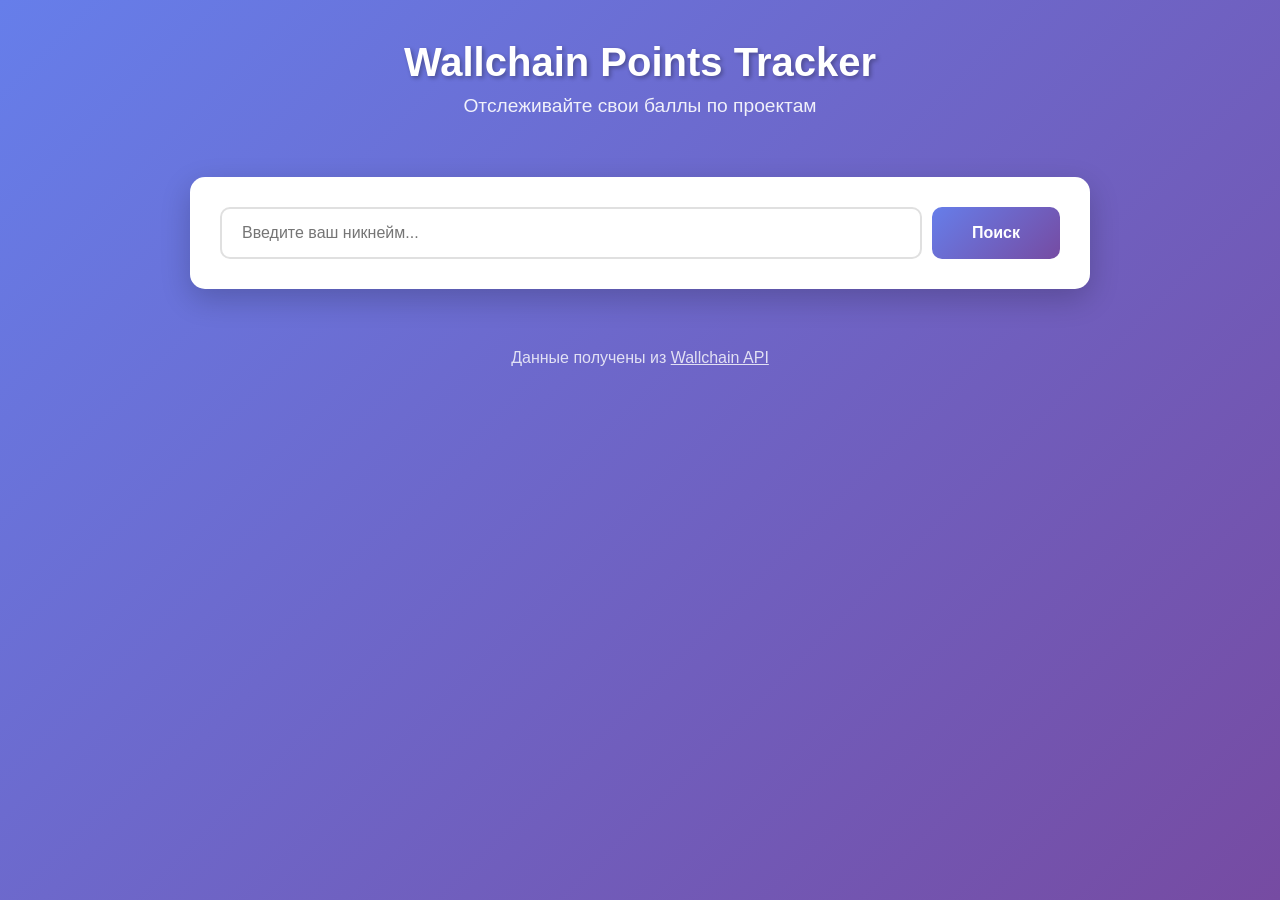
<file: index.html>
<!DOCTYPE html>
<html lang="ru">
<head>
    <meta charset="UTF-8">
    <meta name="viewport" content="width=device-width, initial-scale=1.0">
    <title>Wallchain Points Tracker</title>
    <link rel="stylesheet" href="styles.css">
</head>
<body>
    <div class="container">
        <header>
            <h1>Wallchain Points Tracker</h1>
            <p class="subtitle">Отслеживайте свои баллы по проектам</p>
        </header>

        <div class="search-section">
            <div class="search-box">
                <input 
                    type="text" 
                    id="usernameInput" 
                    placeholder="Введите ваш никнейм..."
                    autocomplete="off"
                >
                <button id="searchBtn" onclick="searchUser()">Поиск</button>
            </div>
        </div>

        <div id="loading" class="loading hidden">
            <div class="spinner"></div>
            <p>Загрузка данных...</p>
        </div>

        <div id="error" class="error hidden"></div>

        <div id="results" class="results hidden">
            <div class="user-info">
                <h2 id="userName"></h2>
                <div class="total-points">
                    <span class="label">Всего баллов:</span>
                    <span id="totalPoints" class="points-value">0</span>
                </div>
            </div>

            <div class="projects-section">
                <h3>Баллы по проектам:</h3>
                <div id="projectsList" class="projects-list"></div>
            </div>

            <div class="pagination">
                <button id="prevBtn" onclick="previousPage()" disabled>Предыдущая</button>
                <span id="pageInfo">Страница 1</span>
                <button id="nextBtn" onclick="nextPage()">Следующая</button>
            </div>
        </div>

        <footer>
            <p>Данные получены из <a href="https://api.wallchain.xyz" target="_blank">Wallchain API</a></p>
        </footer>
    </div>

    <script src="script.js"></script>
</body>
</html>
</file>
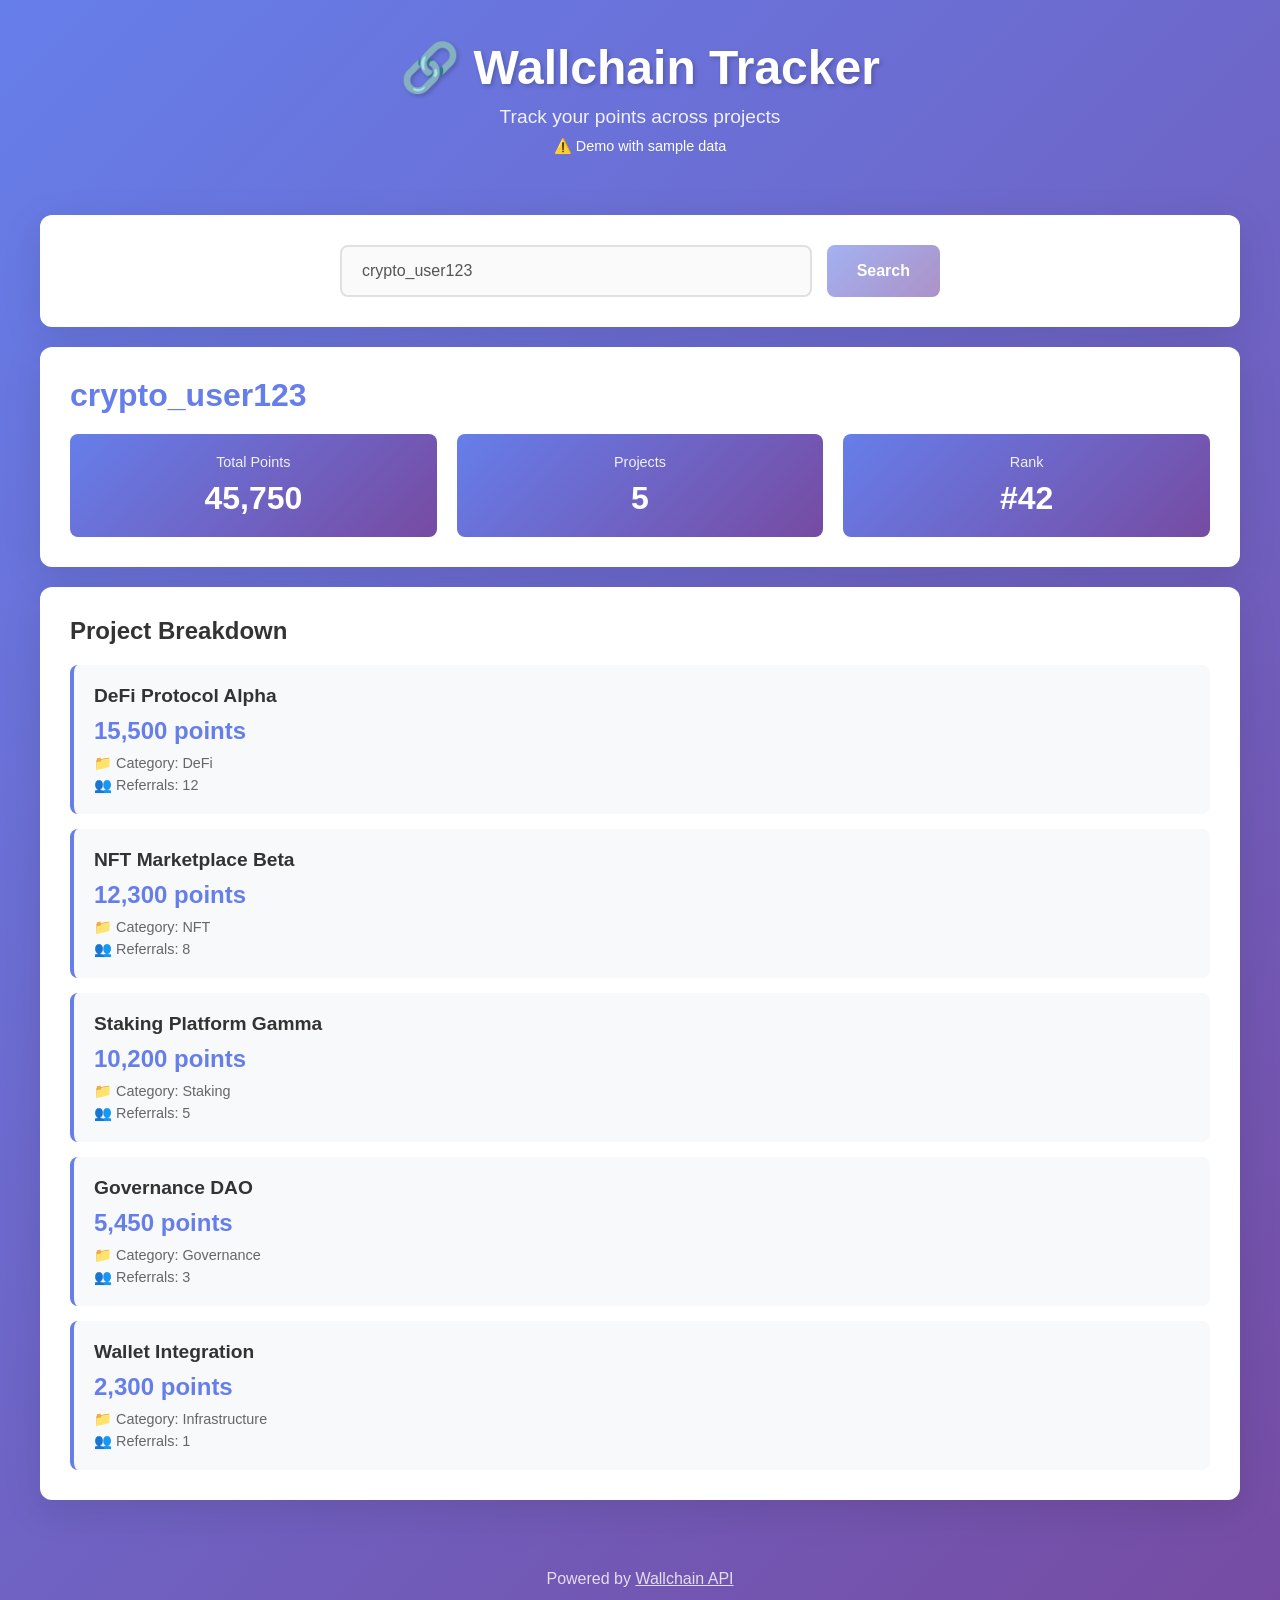
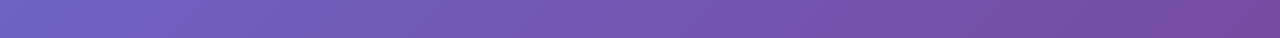
<file: demo.html>
<!DOCTYPE html>
<html lang="en">
<head>
    <meta charset="UTF-8">
    <meta name="viewport" content="width=device-width, initial-scale=1.0">
    <title>Wallchain Tracker - Demo</title>
    <link rel="stylesheet" href="style.css">
</head>
<body>
    <div class="container">
        <header>
            <h1>🔗 Wallchain Tracker</h1>
            <p class="subtitle">Track your points across projects</p>
            <p style="color: white; margin-top: 10px; font-size: 0.9em;">⚠️ Demo with sample data</p>
        </header>

        <div class="search-section">
            <div class="search-box">
                <input 
                    type="text" 
                    id="nicknameInput" 
                    placeholder="Enter your nickname"
                    value="crypto_user123"
                    disabled
                >
                <button id="searchBtn" disabled>
                    <span>Search</span>
                </button>
            </div>
        </div>

        <div id="results" class="results-section">
            <div class="user-info">
                <h2>crypto_user123</h2>
                <div class="stats-overview">
                    <div class="stat-card">
                        <div class="stat-label">Total Points</div>
                        <div class="stat-value">45,750</div>
                    </div>
                    <div class="stat-card">
                        <div class="stat-label">Projects</div>
                        <div class="stat-value">5</div>
                    </div>
                    <div class="stat-card">
                        <div class="stat-label">Rank</div>
                        <div class="stat-value">#42</div>
                    </div>
                </div>
            </div>

            <div class="projects-section">
                <h3>Project Breakdown</h3>
                <div class="projects-list">
                    <div class="project-card">
                        <div class="project-name">DeFi Protocol Alpha</div>
                        <div class="project-points">15,500 points</div>
                        <div class="project-details">
                            <div class="project-detail-item">📁 Category: DeFi</div>
                            <div class="project-detail-item">👥 Referrals: 12</div>
                        </div>
                    </div>
                    
                    <div class="project-card">
                        <div class="project-name">NFT Marketplace Beta</div>
                        <div class="project-points">12,300 points</div>
                        <div class="project-details">
                            <div class="project-detail-item">📁 Category: NFT</div>
                            <div class="project-detail-item">👥 Referrals: 8</div>
                        </div>
                    </div>
                    
                    <div class="project-card">
                        <div class="project-name">Staking Platform Gamma</div>
                        <div class="project-points">10,200 points</div>
                        <div class="project-details">
                            <div class="project-detail-item">📁 Category: Staking</div>
                            <div class="project-detail-item">👥 Referrals: 5</div>
                        </div>
                    </div>
                    
                    <div class="project-card">
                        <div class="project-name">Governance DAO</div>
                        <div class="project-points">5,450 points</div>
                        <div class="project-details">
                            <div class="project-detail-item">📁 Category: Governance</div>
                            <div class="project-detail-item">👥 Referrals: 3</div>
                        </div>
                    </div>
                    
                    <div class="project-card">
                        <div class="project-name">Wallet Integration</div>
                        <div class="project-points">2,300 points</div>
                        <div class="project-details">
                            <div class="project-detail-item">📁 Category: Infrastructure</div>
                            <div class="project-detail-item">👥 Referrals: 1</div>
                        </div>
                    </div>
                </div>
            </div>
        </div>

        <footer>
            <p>Powered by <a href="https://wallchain.xyz" target="_blank">Wallchain API</a></p>
        </footer>
    </div>
</body>
</html>
</file>
<file: styles.css>
* {
    margin: 0;
    padding: 0;
    box-sizing: border-box;
}

body {
    font-family: -apple-system, BlinkMacSystemFont, 'Segoe UI', Roboto, Oxygen, Ubuntu, Cantarell, sans-serif;
    background: linear-gradient(135deg, #667eea 0%, #764ba2 100%);
    min-height: 100vh;
    padding: 20px;
    color: #333;
}

.container {
    max-width: 900px;
    margin: 0 auto;
}

header {
    text-align: center;
    color: white;
    margin-bottom: 40px;
    padding: 20px;
}

header h1 {
    font-size: 2.5em;
    margin-bottom: 10px;
    text-shadow: 2px 2px 4px rgba(0, 0, 0, 0.3);
}

.subtitle {
    font-size: 1.2em;
    opacity: 0.9;
}

.search-section {
    background: white;
    border-radius: 15px;
    padding: 30px;
    box-shadow: 0 10px 30px rgba(0, 0, 0, 0.2);
    margin-bottom: 30px;
}

.search-box {
    display: flex;
    gap: 10px;
}

#usernameInput {
    flex: 1;
    padding: 15px 20px;
    font-size: 16px;
    border: 2px solid #e0e0e0;
    border-radius: 10px;
    transition: all 0.3s;
}

#usernameInput:focus {
    outline: none;
    border-color: #667eea;
    box-shadow: 0 0 0 3px rgba(102, 126, 234, 0.1);
}

#searchBtn {
    padding: 15px 40px;
    font-size: 16px;
    font-weight: 600;
    background: linear-gradient(135deg, #667eea 0%, #764ba2 100%);
    color: white;
    border: none;
    border-radius: 10px;
    cursor: pointer;
    transition: transform 0.2s, box-shadow 0.2s;
}

#searchBtn:hover {
    transform: translateY(-2px);
    box-shadow: 0 5px 15px rgba(102, 126, 234, 0.4);
}

#searchBtn:active {
    transform: translateY(0);
}

.loading {
    background: white;
    border-radius: 15px;
    padding: 40px;
    text-align: center;
    box-shadow: 0 10px 30px rgba(0, 0, 0, 0.2);
}

.spinner {
    width: 50px;
    height: 50px;
    border: 4px solid #f3f3f3;
    border-top: 4px solid #667eea;
    border-radius: 50%;
    animation: spin 1s linear infinite;
    margin: 0 auto 20px;
}

@keyframes spin {
    0% { transform: rotate(0deg); }
    100% { transform: rotate(360deg); }
}

.error {
    background: #fee;
    border: 2px solid #fcc;
    color: #c33;
    padding: 20px;
    border-radius: 10px;
    margin-bottom: 20px;
    text-align: center;
    font-weight: 500;
}

.results {
    background: white;
    border-radius: 15px;
    padding: 30px;
    box-shadow: 0 10px 30px rgba(0, 0, 0, 0.2);
}

.user-info {
    text-align: center;
    padding-bottom: 30px;
    border-bottom: 2px solid #f0f0f0;
    margin-bottom: 30px;
}

.user-info h2 {
    font-size: 2em;
    color: #667eea;
    margin-bottom: 15px;
}

.total-points {
    font-size: 1.3em;
}

.total-points .label {
    color: #666;
    margin-right: 10px;
}

.points-value {
    font-size: 1.5em;
    font-weight: bold;
    color: #764ba2;
}

.projects-section h3 {
    font-size: 1.5em;
    margin-bottom: 20px;
    color: #333;
}

.projects-list {
    display: grid;
    grid-template-columns: repeat(auto-fill, minmax(250px, 1fr));
    gap: 15px;
    margin-bottom: 30px;
}

.project-card {
    background: linear-gradient(135deg, #667eea15 0%, #764ba215 100%);
    border: 2px solid #e0e0e0;
    border-radius: 10px;
    padding: 20px;
    transition: all 0.3s;
}

.project-card:hover {
    transform: translateY(-5px);
    box-shadow: 0 5px 15px rgba(102, 126, 234, 0.2);
    border-color: #667eea;
}

.project-name {
    font-weight: 600;
    font-size: 1.1em;
    color: #333;
    margin-bottom: 10px;
}

.project-points {
    font-size: 1.3em;
    font-weight: bold;
    color: #764ba2;
}

.no-projects {
    text-align: center;
    color: #999;
    padding: 40px;
    font-style: italic;
}

.pagination {
    display: flex;
    justify-content: center;
    align-items: center;
    gap: 20px;
    margin-top: 20px;
    padding-top: 20px;
    border-top: 2px solid #f0f0f0;
}

.pagination button {
    padding: 10px 20px;
    font-size: 14px;
    font-weight: 600;
    background: #667eea;
    color: white;
    border: none;
    border-radius: 8px;
    cursor: pointer;
    transition: all 0.2s;
}

.pagination button:hover:not(:disabled) {
    background: #764ba2;
    transform: translateY(-2px);
}

.pagination button:disabled {
    background: #ccc;
    cursor: not-allowed;
    transform: none;
}

#pageInfo {
    font-weight: 600;
    color: #666;
}

.hidden {
    display: none !important;
}

footer {
    text-align: center;
    color: white;
    margin-top: 40px;
    padding: 20px;
    opacity: 0.8;
}

footer a {
    color: white;
    text-decoration: underline;
}

/* Адаптивность */
@media (max-width: 768px) {
    header h1 {
        font-size: 2em;
    }
    
    .subtitle {
        font-size: 1em;
    }
    
    .search-box {
        flex-direction: column;
    }
    
    #searchBtn {
        width: 100%;
    }
    
    .projects-list {
        grid-template-columns: 1fr;
    }
    
    .pagination {
        flex-direction: column;
        gap: 10px;
    }
    
    .pagination button {
        width: 100%;
    }
}
</file>
<file: style.css>
* {
    margin: 0;
    padding: 0;
    box-sizing: border-box;
}

body {
    font-family: -apple-system, BlinkMacSystemFont, 'Segoe UI', Roboto, Oxygen, Ubuntu, Cantarell, sans-serif;
    background: linear-gradient(135deg, #667eea 0%, #764ba2 100%);
    min-height: 100vh;
    padding: 20px;
    color: #333;
}

.container {
    max-width: 1200px;
    margin: 0 auto;
}

header {
    text-align: center;
    color: white;
    margin-bottom: 40px;
    padding: 20px 0;
}

header h1 {
    font-size: 3em;
    margin-bottom: 10px;
    text-shadow: 2px 2px 4px rgba(0,0,0,0.2);
}

.subtitle {
    font-size: 1.2em;
    opacity: 0.9;
}

.search-section {
    background: white;
    border-radius: 12px;
    padding: 30px;
    box-shadow: 0 10px 40px rgba(0,0,0,0.1);
    margin-bottom: 20px;
}

.search-box {
    display: flex;
    gap: 15px;
    max-width: 600px;
    margin: 0 auto;
}

#nicknameInput {
    flex: 1;
    padding: 15px 20px;
    font-size: 16px;
    border: 2px solid #e0e0e0;
    border-radius: 8px;
    transition: border-color 0.3s;
}

#nicknameInput:focus {
    outline: none;
    border-color: #667eea;
}

#searchBtn {
    padding: 15px 30px;
    font-size: 16px;
    font-weight: 600;
    background: linear-gradient(135deg, #667eea 0%, #764ba2 100%);
    color: white;
    border: none;
    border-radius: 8px;
    cursor: pointer;
    transition: transform 0.2s, box-shadow 0.2s;
}

#searchBtn:hover {
    transform: translateY(-2px);
    box-shadow: 0 5px 15px rgba(102, 126, 234, 0.4);
}

#searchBtn:active {
    transform: translateY(0);
}

#searchBtn:disabled {
    opacity: 0.6;
    cursor: not-allowed;
}

.loading {
    display: inline-block;
}

.error-message {
    background: #fee;
    color: #c33;
    padding: 15px 20px;
    border-radius: 8px;
    margin-bottom: 20px;
    text-align: center;
    border-left: 4px solid #c33;
}

.results-section {
    animation: fadeIn 0.5s;
}

@keyframes fadeIn {
    from { opacity: 0; transform: translateY(20px); }
    to { opacity: 1; transform: translateY(0); }
}

.user-info {
    background: white;
    border-radius: 12px;
    padding: 30px;
    box-shadow: 0 10px 40px rgba(0,0,0,0.1);
    margin-bottom: 20px;
}

.user-info h2 {
    color: #667eea;
    font-size: 2em;
    margin-bottom: 20px;
}

.stats-overview {
    display: grid;
    grid-template-columns: repeat(auto-fit, minmax(200px, 1fr));
    gap: 20px;
    margin-top: 20px;
}

.stat-card {
    background: linear-gradient(135deg, #667eea 0%, #764ba2 100%);
    color: white;
    padding: 20px;
    border-radius: 8px;
    text-align: center;
}

.stat-label {
    font-size: 0.9em;
    opacity: 0.9;
    margin-bottom: 10px;
}

.stat-value {
    font-size: 2em;
    font-weight: bold;
}

.projects-section {
    background: white;
    border-radius: 12px;
    padding: 30px;
    box-shadow: 0 10px 40px rgba(0,0,0,0.1);
}

.projects-section h3 {
    color: #333;
    font-size: 1.5em;
    margin-bottom: 20px;
}

.projects-list {
    display: grid;
    gap: 15px;
}

.project-card {
    background: #f8f9fa;
    border-radius: 8px;
    padding: 20px;
    border-left: 4px solid #667eea;
    transition: transform 0.2s, box-shadow 0.2s;
}

.project-card:hover {
    transform: translateX(5px);
    box-shadow: 0 5px 15px rgba(0,0,0,0.1);
}

.project-name {
    font-size: 1.2em;
    font-weight: 600;
    color: #333;
    margin-bottom: 10px;
}

.project-points {
    font-size: 1.5em;
    color: #667eea;
    font-weight: bold;
}

.project-details {
    margin-top: 10px;
    color: #666;
    font-size: 0.9em;
}

.project-detail-item {
    margin-top: 5px;
}

footer {
    text-align: center;
    color: white;
    padding: 30px 0;
    margin-top: 40px;
    opacity: 0.8;
}

footer a {
    color: white;
    text-decoration: underline;
}

@media (max-width: 768px) {
    header h1 {
        font-size: 2em;
    }
    
    .search-box {
        flex-direction: column;
    }
    
    .stats-overview {
        grid-template-columns: 1fr;
    }
}
</file>
